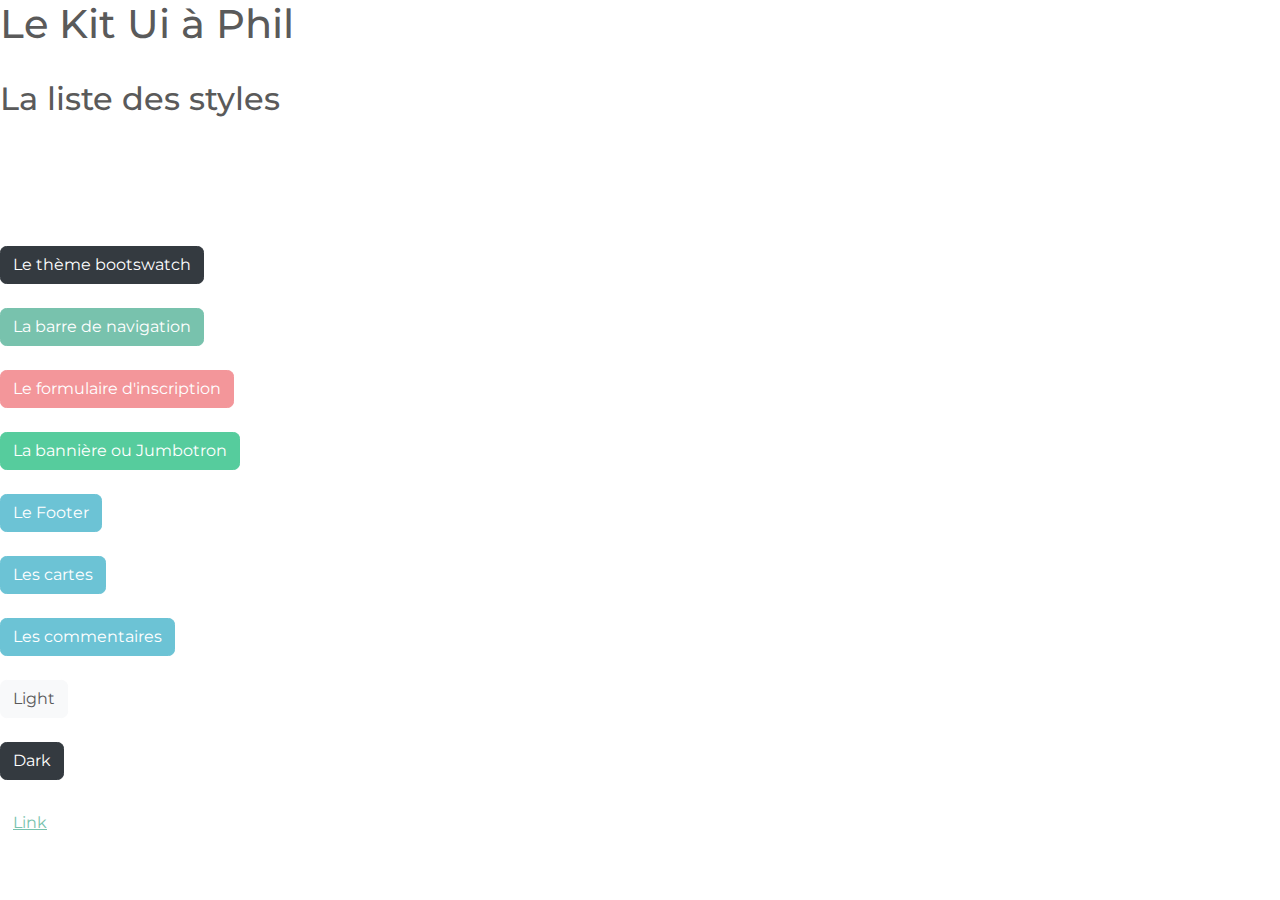
<file: index.html>
<html>
<head>
      <title>Le Kit ui à Phil</title>
      <meta charset="utf-8">
     
       <!-- Lien vers Bootstrap -->
      <link rel="stylesheet" href="https://cdn.jsdelivr.net/npm/bootstrap@4.4.1/dist/css/bootstrap.min.css" integrity="sha384-Vkoo8x4CGsO3+Hhxv8T/Q5PaXtkKtu6ug5TOeNV6gBiFeWPGFN9MuhOf23Q9Ifjh" crossorigin="anonymous">
  
     
      <!-- Lien vers la feuille de style Bootswatch -->
      <link href="styles/bootstrap.css" rel="stylesheet" >


      <!-- Lien vers ma feuille de style s -->
  <link href="styles/kitui.css" rel="stylesheet" >

    </head>
    

    <body>

        <h1> Le  Kit Ui à Phil </h1>
        <br>
        <h2> La liste des  styles </h2>
        <br>
        <br>

     
        <br>
        <br>
     



        <br>
      
        <a href="https://bootswatch.com/minty/" class="btn btn-dark" role="button">Le thème bootswatch</a>
        <br>
        <br>

        
        
<a href="navbar.html" class="btn btn-primary" role="button">La barre de navigation</a>
<br>
<br>
<a href="authentification_form.html" class="btn btn-secondary" role="button">Le formulaire d'inscription</a>


<br>
<br>
<a href="jumbotron.html" class="btn btn-success" role="button">La bannière ou Jumbotron</a>

<br>
<br>
<a href="footer.html" class="btn btn-info" role="button">Le Footer</a>

<br>
<br>
<a href="cards_organisations.html" class="btn btn-info" role="button">Les cartes </a>

<br>
<br>
<a href="commentary_section.html" class="btn btn-info" role="button">Les commentaires </a>
<br>
<br>
<button type="button" class="btn btn-light">Light</button>
<br>
<br>
<button type="button" class="btn btn-dark">Dark</button>
<br>
<br>
<button type="button" class="btn btn-link">Link</button>










</body>
</file>
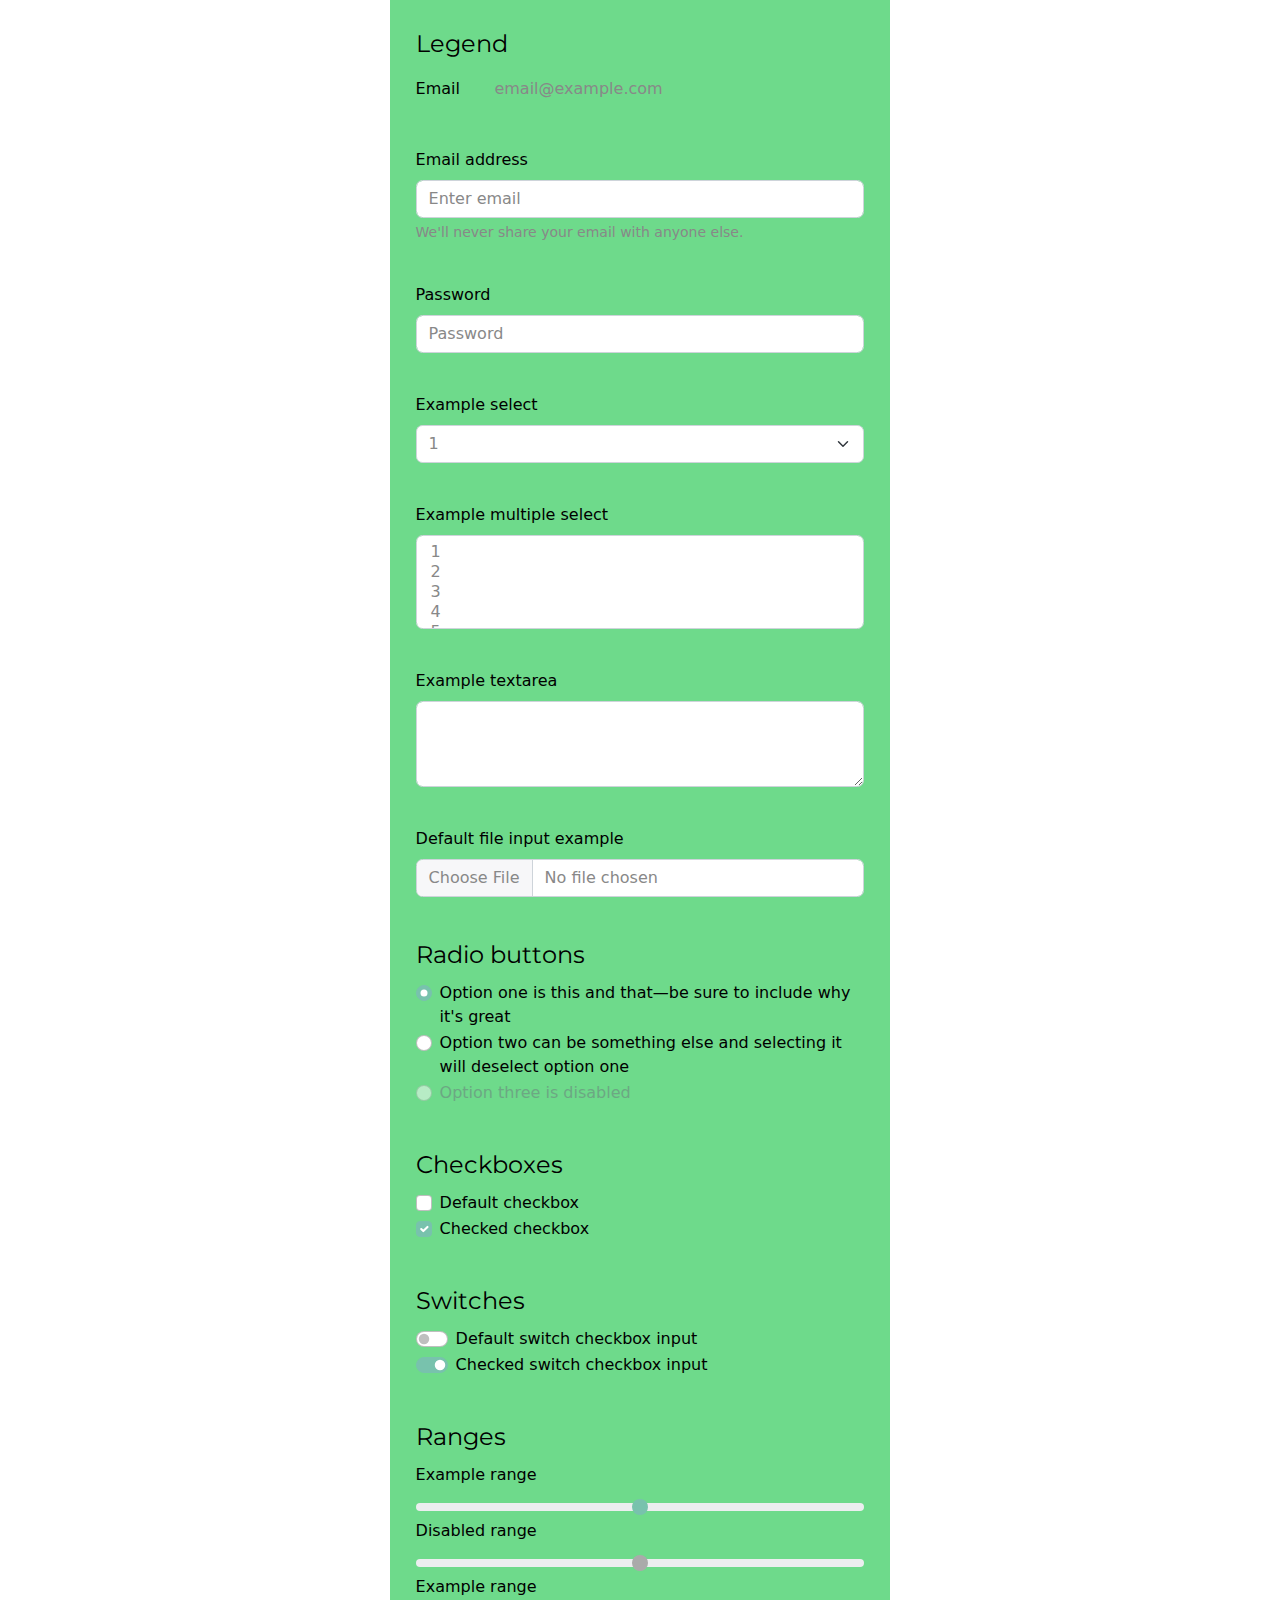
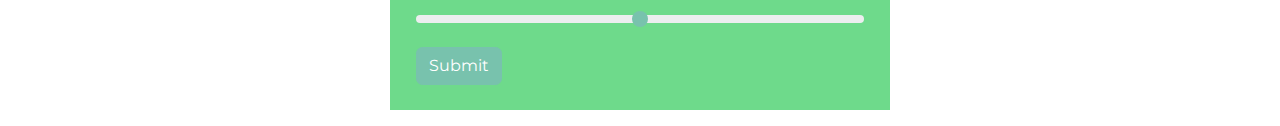
<file: authentification_form.html>
<html>
<head>
      <title>Le Kit ui à Phil</title>
      <meta charset="utf-8">
     
       <!-- Lien vers Bootstrap -->
      <link rel="stylesheet" href="https://cdn.jsdelivr.net/npm/bootstrap@4.4.1/dist/css/bootstrap.min.css" integrity="sha384-Vkoo8x4CGsO3+Hhxv8T/Q5PaXtkKtu6ug5TOeNV6gBiFeWPGFN9MuhOf23Q9Ifjh" crossorigin="anonymous">
  
     
      <!-- Lien vers la feuille de style Bootswatch -->
      <link href="styles/bootstrap.css" rel="stylesheet" >


      <!-- Lien vers ma feuille de style s -->
  <link href="styles/kitui.css" rel="stylesheet" >

    </head>
    

    <body>


<form>
    <fieldset>
      <legend>Legend</legend>
      <div class="form-group row">
        <label for="staticEmail" class="col-sm-2 col-form-label">Email</label>
        <div class="col-sm-10">
          <input type="text" readonly="" class="form-control-plaintext" id="staticEmail" value="email@example.com">
        </div>
      </div>
      <div class="form-group">
        <label for="exampleInputEmail1" class="form-label mt-4">Email address</label>
        <input type="email" class="form-control" id="exampleInputEmail1" aria-describedby="emailHelp" placeholder="Enter email">
        <small id="emailHelp" class="form-text text-muted">We'll never share your email with anyone else.</small>
      </div>
      <div class="form-group">
        <label for="exampleInputPassword1" class="form-label mt-4">Password</label>
        <input type="password" class="form-control" id="exampleInputPassword1" placeholder="Password" style="background-image: url(&quot;chrome-extension://bmhejbnmpamgfnomlahkonpanlkcfabg/srcdist/assets/passwords-icon-48.png&quot;); background-repeat: no-repeat; background-size: auto 50%; background-position: 515px center;" autocomplete="off" data-has-passwords-badge="true">
      </div>
      <div class="form-group">
        <label for="exampleSelect1" class="form-label mt-4">Example select</label>
        <select class="form-select" id="exampleSelect1">
          <option>1</option>
          <option>2</option>
          <option>3</option>
          <option>4</option>
          <option>5</option>
        </select>
      </div>
      <div class="form-group">
        <label for="exampleSelect2" class="form-label mt-4">Example multiple select</label>
        <select multiple="" class="form-select" id="exampleSelect2">
          <option>1</option>
          <option>2</option>
          <option>3</option>
          <option>4</option>
          <option>5</option>
        </select>
      </div>
      <div class="form-group">
        <label for="exampleTextarea" class="form-label mt-4">Example textarea</label>
        <textarea class="form-control" id="exampleTextarea" rows="3"></textarea>
      </div>
      <div class="form-group">
        <label for="formFile" class="form-label mt-4">Default file input example</label>
        <input class="form-control" type="file" id="formFile">
      </div>
      <fieldset class="form-group">
        <legend class="mt-4">Radio buttons</legend>
        <div class="form-check">
          <input class="form-check-input" type="radio" name="optionsRadios" id="optionsRadios1" value="option1" checked="">
          <label class="form-check-label" for="optionsRadios1">
            Option one is this and that—be sure to include why it's great
          </label>
        </div>
        <div class="form-check">
          <input class="form-check-input" type="radio" name="optionsRadios" id="optionsRadios2" value="option2">
          <label class="form-check-label" for="optionsRadios2">
            Option two can be something else and selecting it will deselect option one
          </label>
        </div>
        <div class="form-check disabled">
          <input class="form-check-input" type="radio" name="optionsRadios" id="optionsRadios3" value="option3" disabled="">
          <label class="form-check-label" for="optionsRadios3">
            Option three is disabled
          </label>
        </div>
      </fieldset>
      <fieldset class="form-group">
        <legend class="mt-4">Checkboxes</legend>
        <div class="form-check">
          <input class="form-check-input" type="checkbox" value="" id="flexCheckDefault">
          <label class="form-check-label" for="flexCheckDefault">
            Default checkbox
          </label>
        </div>
        <div class="form-check">
          <input class="form-check-input" type="checkbox" value="" id="flexCheckChecked" checked="">
          <label class="form-check-label" for="flexCheckChecked">
            Checked checkbox
          </label>
        </div>
      </fieldset>
      <fieldset class="form-group">
        <legend class="mt-4">Switches</legend>
        <div class="form-check form-switch">
          <input class="form-check-input" type="checkbox" id="flexSwitchCheckDefault">
          <label class="form-check-label" for="flexSwitchCheckDefault">Default switch checkbox input</label>
        </div>
        <div class="form-check form-switch">
          <input class="form-check-input" type="checkbox" id="flexSwitchCheckChecked" checked="">
          <label class="form-check-label" for="flexSwitchCheckChecked">Checked switch checkbox input</label>
        </div>
      </fieldset>
      <fieldset class="form-group">
        <legend class="mt-4">Ranges</legend>
          <label for="customRange1" class="form-label">Example range</label>
          <input type="range" class="form-range" id="customRange1">
          <label for="disabledRange" class="form-label">Disabled range</label>
          <input type="range" class="form-range" id="disabledRange" disabled="">
          <label for="customRange3" class="form-label">Example range</label>
          <input type="range" class="form-range" min="0" max="5" step="0.5" id="customRange3">
      </fieldset>
      <button type="submit" class="btn btn-primary">Submit</button>
    </fieldset>
  </form>

</body>
</html>
</file>
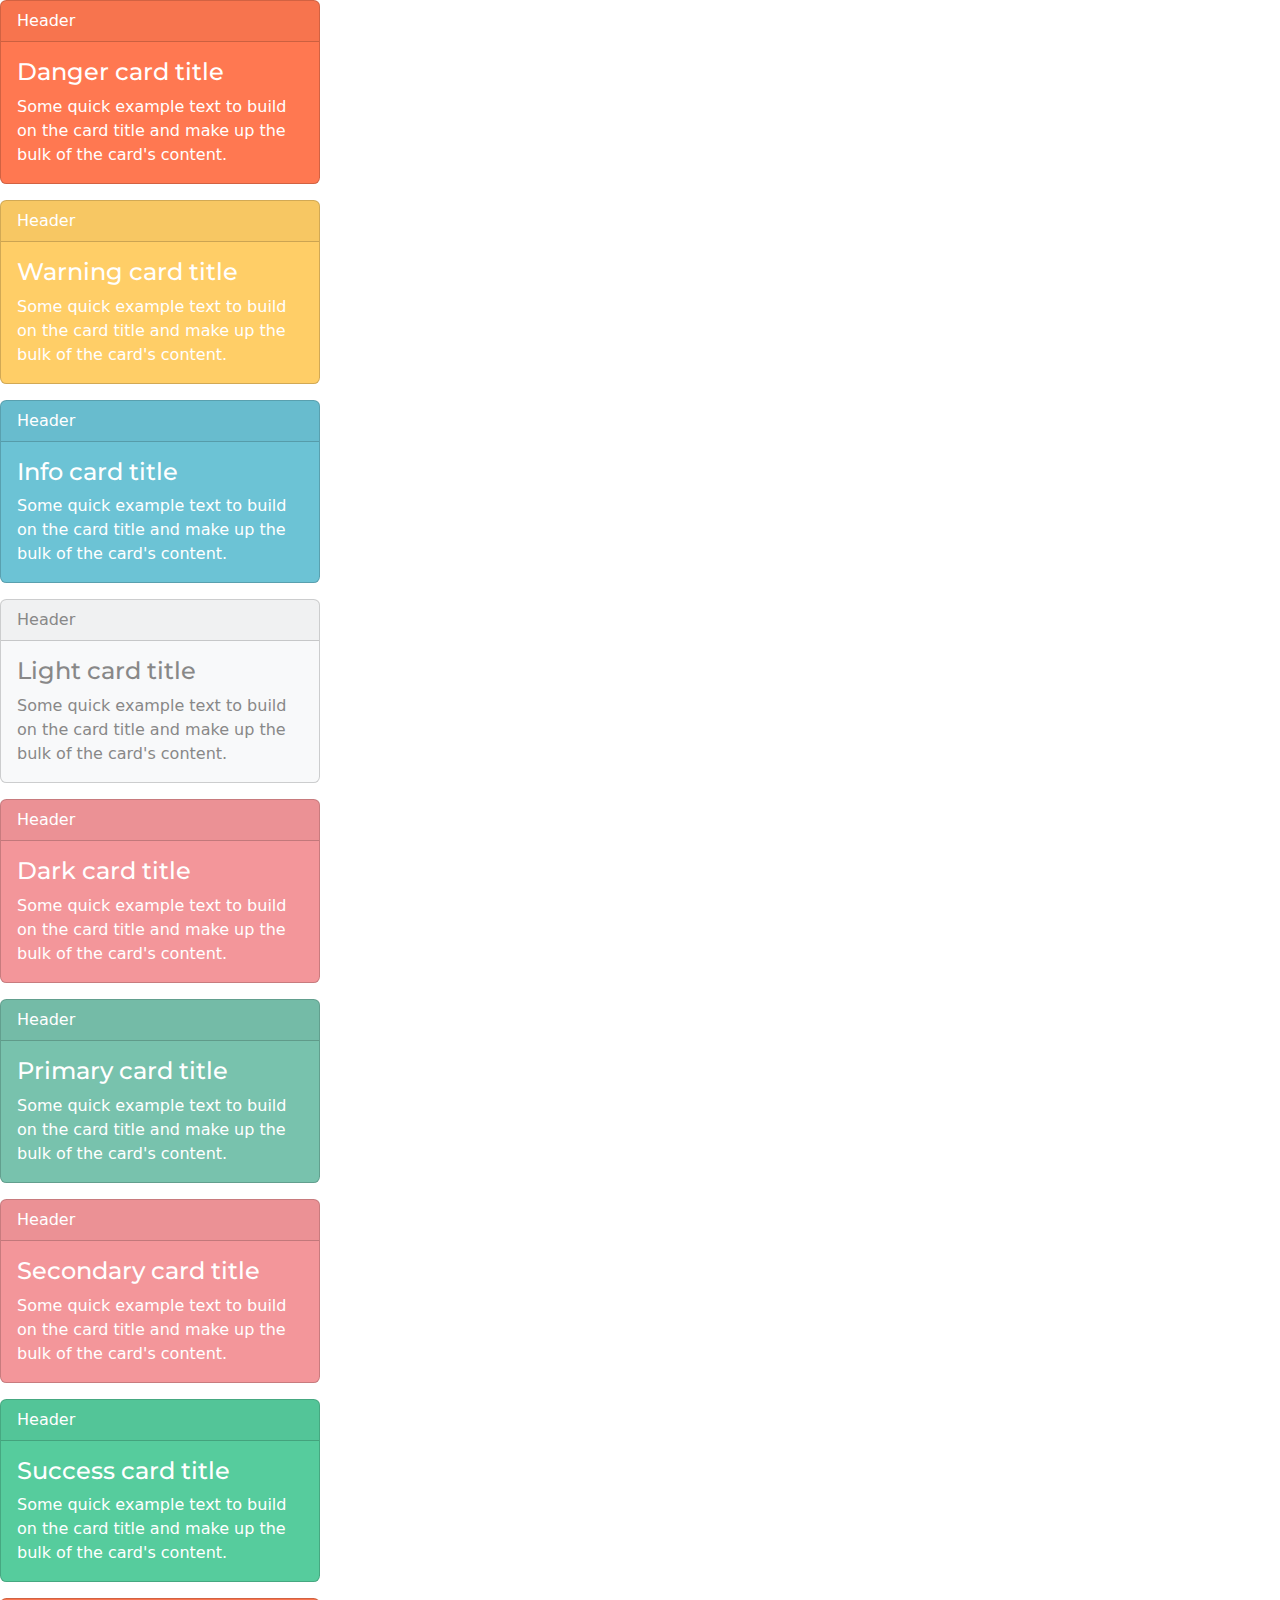
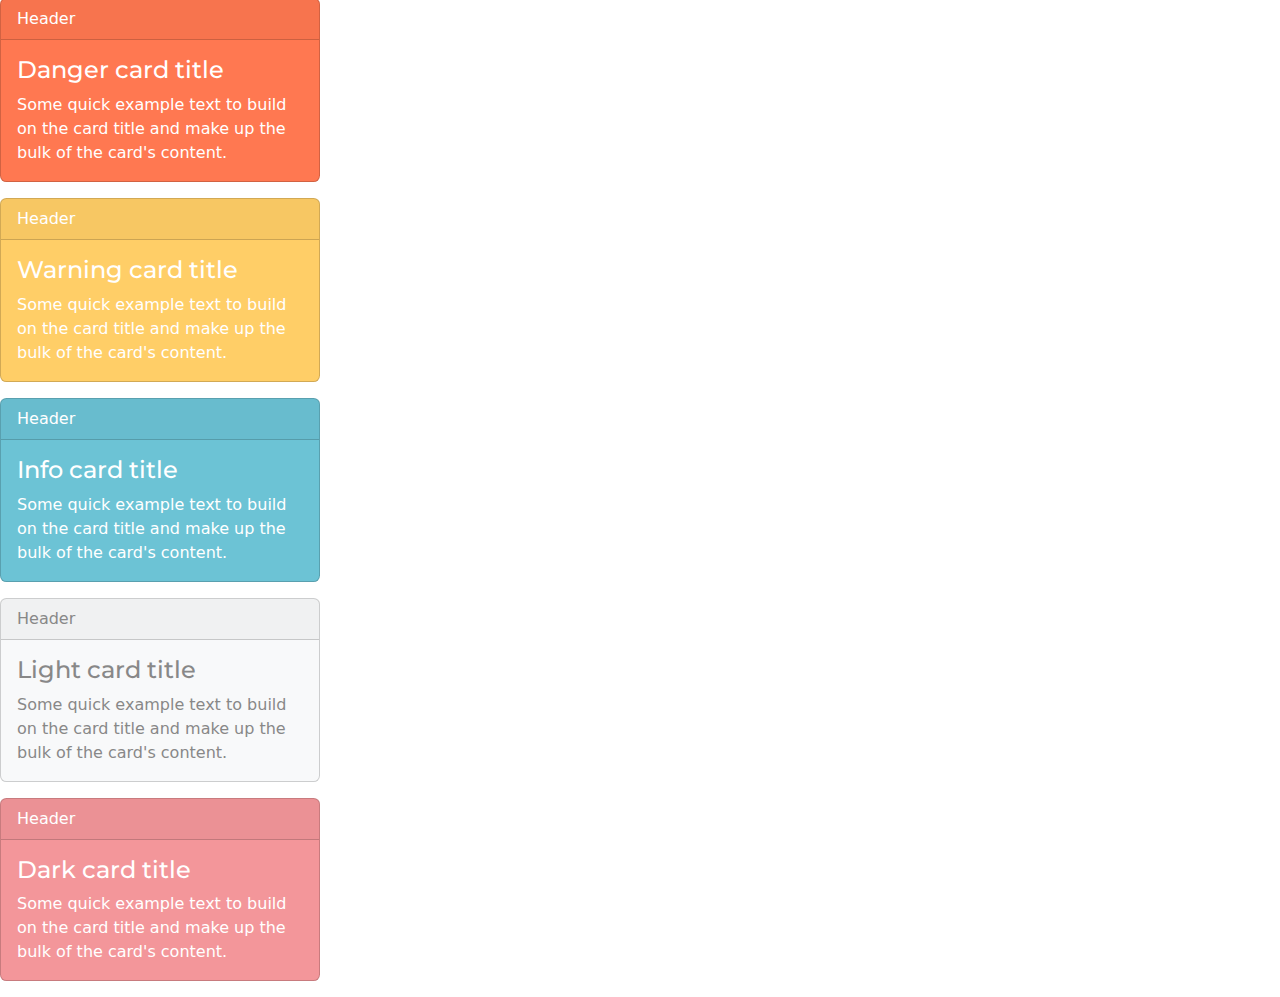
<file: cards_organisations.html>
<html>
<head>
      <title>Le Kit ui à Phil</title>
      <meta charset="utf-8">
     
       <!-- Lien vers Bootstrap -->
      <link rel="stylesheet" href="https://cdn.jsdelivr.net/npm/bootstrap@4.4.1/dist/css/bootstrap.min.css" integrity="sha384-Vkoo8x4CGsO3+Hhxv8T/Q5PaXtkKtu6ug5TOeNV6gBiFeWPGFN9MuhOf23Q9Ifjh" crossorigin="anonymous">
  
     
      <!-- Lien vers la feuille de style Bootswatch -->
      <link href="styles/bootstrap.css" rel="stylesheet" >


      <!-- Lien vers ma feuille de style s -->
  <link href="styles/kitui.css" rel="stylesheet" >

    </head>

    <body>

    </div>
    <div class="card text-white bg-danger mb-3" style="max-width: 20rem;">
      <div class="card-header">Header</div>
      <div class="card-body">
        <h4 class="card-title">Danger card title</h4>
        <p class="card-text">Some quick example text to build on the card title and make up the bulk of the card's content.</p>
      </div>
    </div>
    <div class="card text-white bg-warning mb-3" style="max-width: 20rem;">
      <div class="card-header">Header</div>
      <div class="card-body">
        <h4 class="card-title">Warning card title</h4>
        <p class="card-text">Some quick example text to build on the card title and make up the bulk of the card's content.</p>
      </div>
    </div>
    <div class="card text-white bg-info mb-3" style="max-width: 20rem;">
      <div class="card-header">Header</div>
      <div class="card-body">
        <h4 class="card-title">Info card title</h4>
        <p class="card-text">Some quick example text to build on the card title and make up the bulk of the card's content.</p>
      </div>
    </div>
    <div class="card bg-light mb-3" style="max-width: 20rem;">
      <div class="card-header">Header</div>
      <div class="card-body">
        <h4 class="card-title">Light card title</h4>
        <p class="card-text">Some quick example text to build on the card title and make up the bulk of the card's content.</p>
      </div>
    </div>
    <div class="card text-white bg-dark mb-3" style="max-width: 20rem;">
      <div class="card-header">Header</div>
      <div class="card-body">
        <h4 class="card-title">Dark card title</h4>
        <p class="card-text">Some quick example text to build on the card title and make up the bulk of the card's content.</p>
      </div>
    </div>


<div class="card text-white bg-primary mb-3" style="max-width: 20rem;">
    <div class="card-header">Header</div>
    <div class="card-body">
      <h4 class="card-title">Primary card title</h4>
      <p class="card-text">Some quick example text to build on the card title and make up the bulk of the card's content.</p>
    </div>
  </div>
  <div class="card text-white bg-secondary mb-3" style="max-width: 20rem;">
    <div class="card-header">Header</div>
    <div class="card-body">
      <h4 class="card-title">Secondary card title</h4>
      <p class="card-text">Some quick example text to build on the card title and make up the bulk of the card's content.</p>
    </div>
  </div>
  <div class="card text-white bg-success mb-3" style="max-width: 20rem;">
    <div class="card-header">Header</div>
    <div class="card-body">
      <h4 class="card-title">Success card title</h4>
      <p class="card-text">Some quick example text to build on the card title and make up the bulk of the card's content.</p>
    </div>
  </div>
  <div class="card text-white bg-danger mb-3" style="max-width: 20rem;">
    <div class="card-header">Header</div>
    <div class="card-body">
      <h4 class="card-title">Danger card title</h4>
      <p class="card-text">Some quick example text to build on the card title and make up the bulk of the card's content.</p>
    </div>
  </div>
  <div class="card text-white bg-warning mb-3" style="max-width: 20rem;">
    <div class="card-header">Header</div>
    <div class="card-body">
      <h4 class="card-title">Warning card title</h4>
      <p class="card-text">Some quick example text to build on the card title and make up the bulk of the card's content.</p>
    </div>
  </div>
  <div class="card text-white bg-info mb-3" style="max-width: 20rem;">
    <div class="card-header">Header</div>
    <div class="card-body">
      <h4 class="card-title">Info card title</h4>
      <p class="card-text">Some quick example text to build on the card title and make up the bulk of the card's content.</p>
    </div>
  </div>
  <div class="card bg-light mb-3" style="max-width: 20rem;">
    <div class="card-header">Header</div>
    <div class="card-body">
      <h4 class="card-title">Light card title</h4>
      <p class="card-text">Some quick example text to build on the card title and make up the bulk of the card's content.</p>
    </div>
  </div>
  <div class="card text-white bg-dark mb-3" style="max-width: 20rem;">
    <div class="card-header">Header</div>
    <div class="card-body">
      <h4 class="card-title">Dark card title</h4>
      <p class="card-text">Some quick example text to build on the card title and make up the bulk of the card's content.</p>
    </div>
  </div>

</body>

<html>
</file>
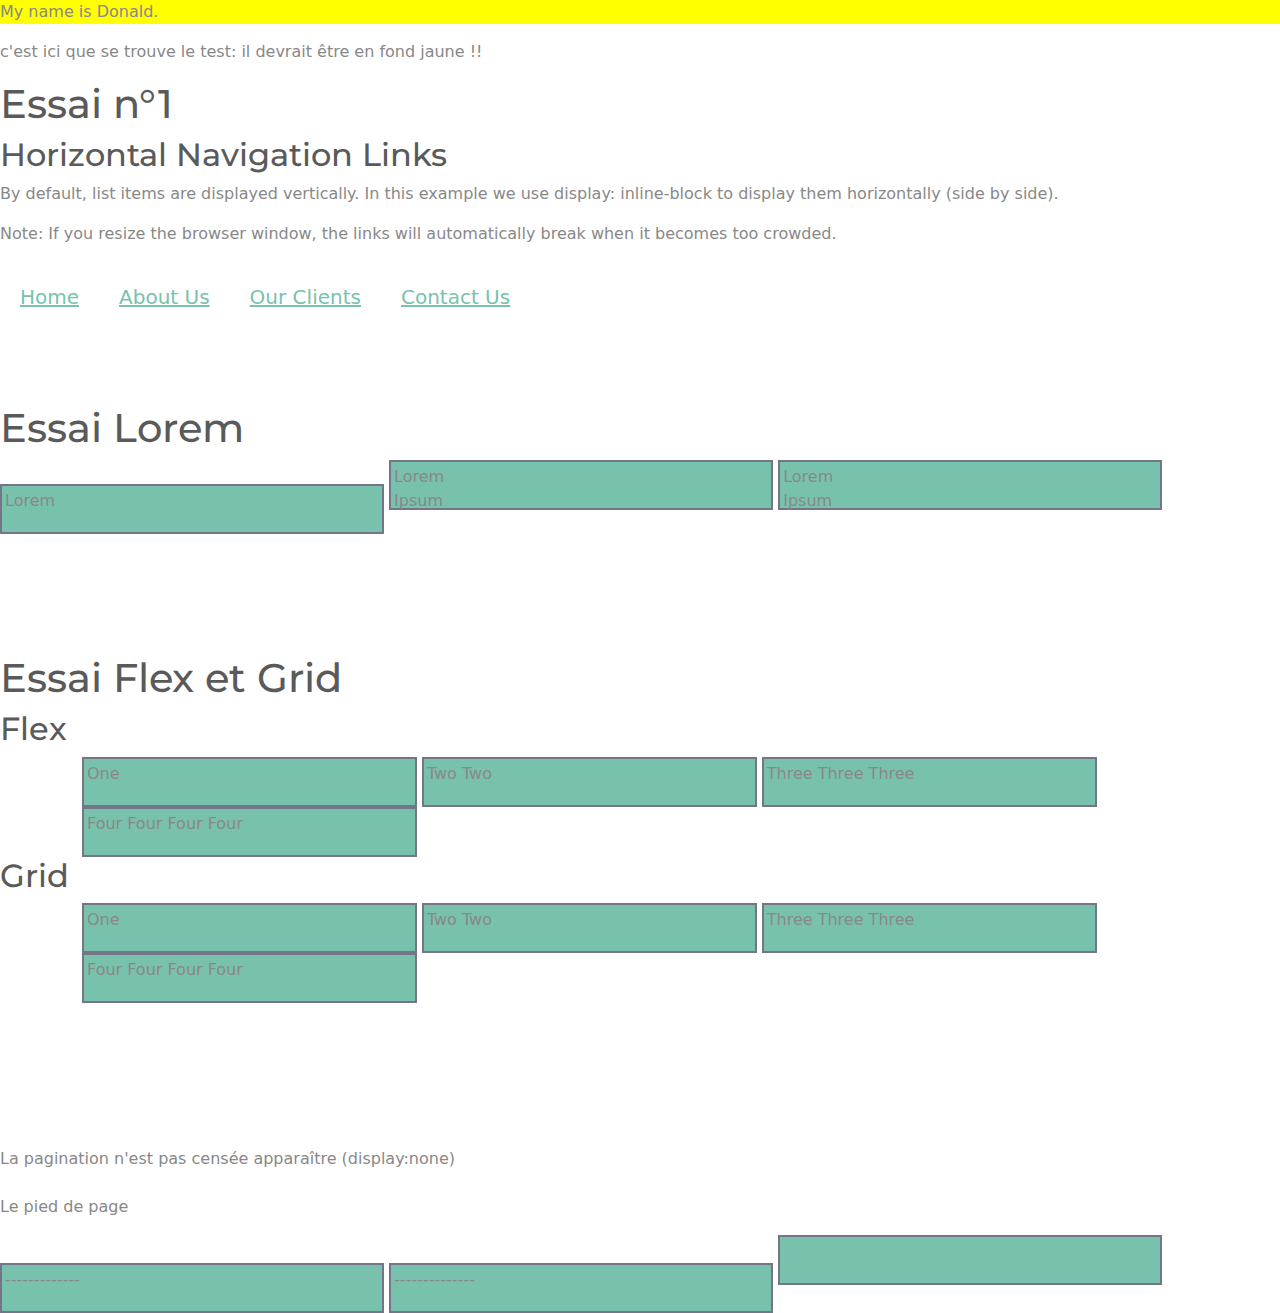
<file: footer.html>
<html>
<head>
      <title>Le Kit UI à Phil</title>
      <meta charset="utf-8">
     
       <!-- Lien vers Bootstrap -->
      <link rel="stylesheet" href="https://cdn.jsdelivr.net/npm/bootstrap@4.4.1/dist/css/bootstrap.min.css" integrity="sha384-Vkoo8x4CGsO3+Hhxv8T/Q5PaXtkKtu6ug5TOeNV6gBiFeWPGFN9MuhOf23Q9Ifjh" crossorigin="anonymous">
  
     
      <!-- Lien vers la feuille de style Bootswatch -->
      <link href="styles/bootstrap.css" rel="stylesheet" >


      <!-- Lien vers ma feuille de style s -->
  <link href="styles/kitui.css" rel="stylesheet" >

    </head>
    

    <body>
        <p id="firstname">My name is Donald.</p>
        <div id="test"> <p>c'est ici que se trouve le test: il devrait être en fond jaune !!</p>
            </div>

<h1>Essai n°1</h1>

        <h2>Horizontal Navigation Links</h2>
        <p>By default, list items are displayed vertically. In this example we use display: inline-block to display them horizontally (side by side).</p>
        <p>Note: If you resize the browser window, the links will automatically break when it becomes too crowded.</p>
        
        <ul class="nav">
          <li><a href="#home">Home</a></li>
          <li><a href="#about">About Us</a></li>
          <li><a href="#clients">Our Clients</a></li>  
          <li><a href="#contact">Contact Us</a></li>
        </ul>
        
        <br>
        <br>
        <br>

<h1>Essai Lorem</h1>

        <div class="containerfooter">
                <div class="item">Lorem</div>
                <div class="item">Lorem<br>Ipsum</div>
                <div class="item"> Lorem<br>Ipsum</div>    
        </div>
<br>
<br>
<br>
<br>
<br>


        <h1>Essai Flex et Grid</h1>

        <h2>Flex</h2>

        <div class="container flex">
          <div class="item">One</div>
          <div class="item">Two Two</div>
          <div class="item">Three Three Three</div>
          <div class="item">Four Four Four Four</div>
        </div>
        
        <h2>Grid</h2>
        
        <div class="container grid">
          <div class="item">One</div>
          <div class="item">Two Two</div>
          <div class="item">Three Three Three</div>
          <div class="item">Four Four Four Four</div>
        </div>

        <br>
        <br>
        <br>
        <br>
        <br>
        <br>
La pagination n'est pas censée apparaître (display:none)
        <br>
        <br>
        <div class="footer">
            <p>Le pied de page</p>


        
            <div class="containerfooter">
                <div class="item">-------------</div>
                <div class="item">--------------</div>
                
                <div class="item">    

                        <div id="pagination">
                            <ul class="pagination pagination-sm">
                            <li class="page-item disabled">
                                <a class="page-link" href="#">&laquo;</a>
                            </li>
                            <li class="page-item active">
                                <a class="page-link" href="#">1</a>
                            </li>
                            <li class="page-item">
                            <a class="page-link" href="#">2</a>
                            </li>
                            <li class="page-item">
                                <a class="page-link" href="#">3</a>
                            </li>
                            <li class="page-item">
                                <a class="page-link" href="#">4</a>
                            </li>
                            <li class="page-item">
                                <a class="page-link" href="#">5</a>
                            </li>
                            <li class="page-item">
                                <a class="page-link" href="#">&raquo;</a>
                            </li>
                            </ul>
                        </div>
                </div>
             </div>
       
       
                    </div>


         
    </body>

<html>
</file>
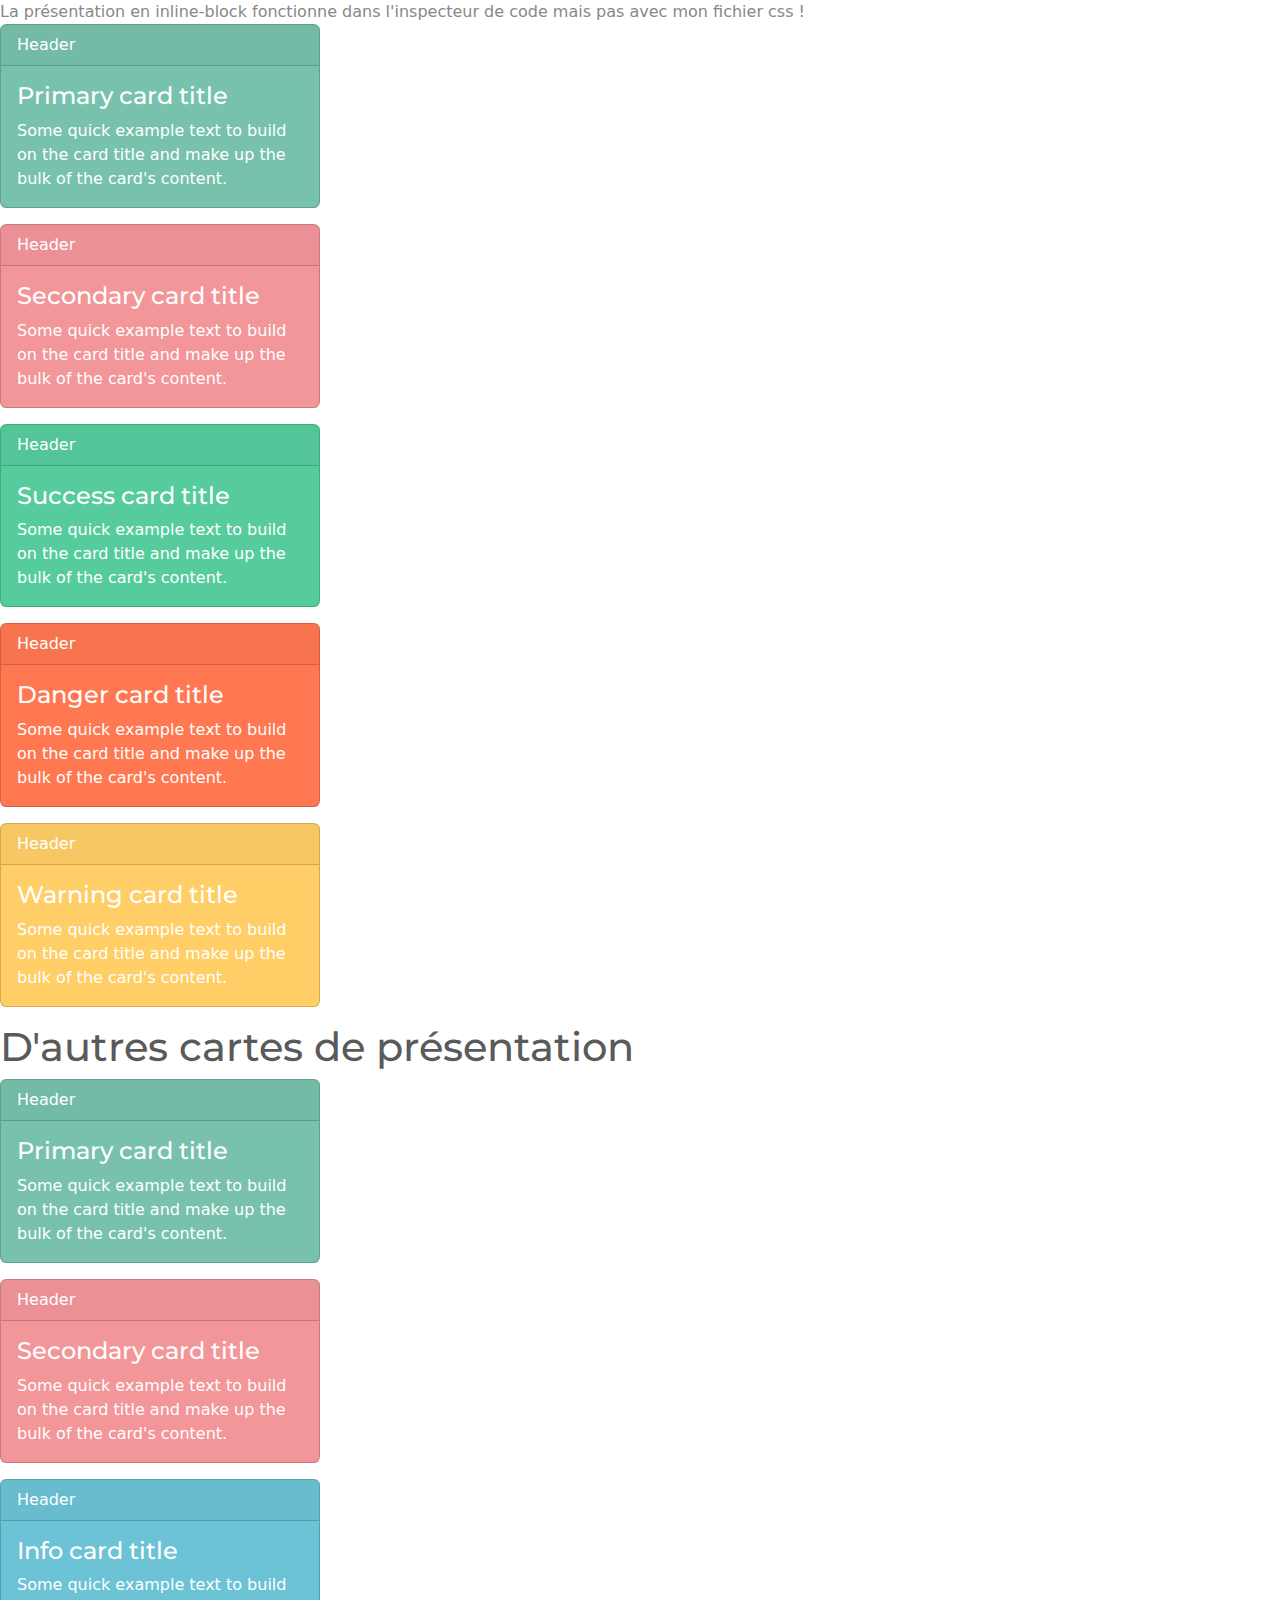
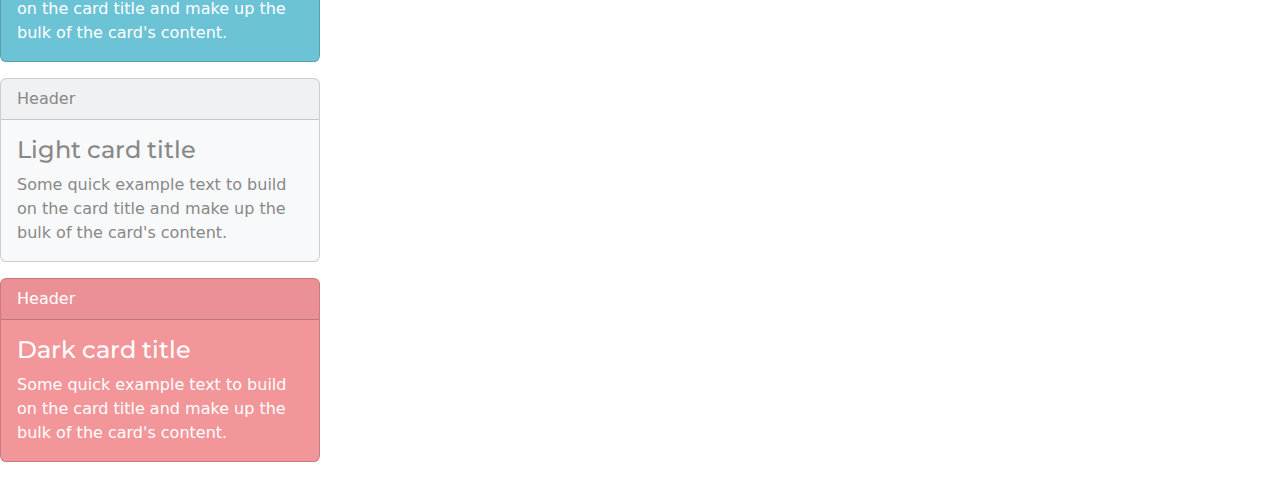
<file: presentation_cards.html>
<html> 


<Head>
<title>Le Kit ui à Phil</title>
      <meta charset="utf-8">
     
     
       <!-- Lien vers Bootstrap -->
       <link rel="stylesheet" href="https://cdn.jsdelivr.net/npm/bootstrap@4.4.1/dist/css/bootstrap.min.css" integrity="sha384-Vkoo8x4CGsO3+Hhxv8T/Q5PaXtkKtu6ug5TOeNV6gBiFeWPGFN9MuhOf23Q9Ifjh" crossorigin="anonymous">
  
     
       <!-- Lien vers la feuille de style Bootswatch -->
       <link href="styles/bootstrap.css" rel="stylesheet" >
 
 
       <!-- Lien vers ma feuille de style s -->
   <link href="styles/kitui.css" rel="stylesheet" >  
</head>
    

    <body>
  

La présentation en inline-block fonctionne dans l'inspecteur de code mais pas avec  mon fichier  css !

      <div class="card text-white bg-primary mb-3" style="max-width: 20rem;">
        <div class="card-header">Header</div>
        <div class="card-body">
          <h4 class="card-title">Primary card title</h4>
          <p class="card-text">Some quick example text to build on the card title and make up the bulk of the card's content.</p>
        </div>
      </div>
      
      <div class="card text-white bg-secondary mb-3" style="max-width: 20rem;">
        <div class="card-header">Header</div>
        <div class="card-body">
          <h4 class="card-title">Secondary card title</h4>
          <p class="card-text">Some quick example text to build on the card title and make up the bulk of the card's content.</p>
        </div>
      </div>
      <div class="card text-white bg-success mb-3" style="max-width: 20rem;">
        <div class="card-header">Header</div>
        <div class="card-body">
          <h4 class="card-title">Success card title</h4>
          <p class="card-text">Some quick example text to build on the card title and make up the bulk of the card's content.</p>
        </div>
      </div>
      <div class="card text-white bg-danger mb-3" style="max-width: 20rem;">
        <div class="card-header">Header</div>
        <div class="card-body">
          <h4 class="card-title">Danger card title</h4>
          <p class="card-text">Some quick example text to build on the card title and make up the bulk of the card's content.</p>
        </div>
      </div>
      <div class="card text-white bg-warning mb-3" style="max-width: 20rem;">
        <div class="card-header">Header</div>
        <div class="card-body">
          <h4 class="card-title">Warning card title</h4>
          <p class="card-text">Some quick example text to build on the card title and make up the bulk of the card's content.</p>
        </div>
      </div>
      

   <h1> D'autres cartes de présentation</h1>

   <div class="card text-white bg-primary mb-3" style="max-width: 20rem;">
    <div class="card-header">Header</div>
    <div class="card-body">
      <h4 class="card-title">Primary card title</h4>
      <p class="card-text">Some quick example text to build on the card title and make up the bulk of the card's content.</p>
    </div>
  </div>
  <div class="card text-white bg-secondary mb-3" style="max-width: 20rem;">
    <div class="card-header">Header</div>
    <div class="card-body">
      <h4 class="card-title">Secondary card title</h4>
      <p class="card-text">Some quick example text to build on the card title and make up the bulk of the card's content.</p>
    </div>
  </div>
  <div class="card text-white bg-info mb-3" style="max-width: 20rem;">
    <div class="card-header">Header</div>
    <div class="card-body">
      <h4 class="card-title">Info card title</h4>
      <p class="card-text">Some quick example text to build on the card title and make up the bulk of the card's content.</p>
    </div>
  </div>
  <div class="card bg-light mb-3" style="max-width: 20rem;">
    <div class="card-header">Header</div>
    <div class="card-body">
      <h4 class="card-title">Light card title</h4>
      <p class="card-text">Some quick example text to build on the card title and make up the bulk of the card's content.</p>
    </div>
  </div>
  <div class="card text-white bg-dark mb-3" style="max-width: 20rem;">
    <div class="card-header">Header</div>
    <div class="card-body">
      <h4 class="card-title">Dark card title</h4>
      <p class="card-text">Some quick example text to build on the card title and make up the bulk of the card's content.</p>
    </div>
  </div>

  

  
  
  
 
  
 
  
  </div>

      
    </body>
</file>
<file: styles/kitui.css>
/* body {
  font-family: Arial, sans-serif;
  font-size: 16px;
  line-height: 1.5;
  color: #333;
  background-color: #d2f3f3;
} */



form {
color:black ;
width:500px ;
margin-left: auto;
margin-right: auto;
padding: 2%;
background-color: rgb(110, 218, 139);
}




<-- Jumbotron Début-->

.myjumbotron{
  background-image: url('img/lac.jpg');
  background-size: cover;
}

.testjumbo {
  background-color: yellow;
  background-image: url("img/lac.jpg");
  background-size: cover;
  width:400px;
  height: 500px;
  font-weight: bold;
}
<-- Jumbotron Fin-->



<-- Card Presentation Debut-->
.card {
display: inline-block;
}
<-- Card Presentation Fin-->






.footer {
  position: fixed;
  left: 0;
  bottom: 0;
  width: 100%;
  background-color: red;
  color: white;
  text-align: center;
} 

<-- Test début -->

#test{
height : 500px;
width: 500px;
background-color: yellow;
border: solid 5px black ;
}

#firstname {
  background-color: yellow;
}


<-- Test Fin -->


 <-- Footer -->

.container {
  display: flex;
  align-items: center;
  justify-content: center;
}




  <-- Essai n°1 Début-->
.nav {
  background-color: yellow; 
  list-style-type: none;
  text-align: center;
  margin: 0;
  padding: 0;
}

.nav li {
  display: inline-block;
  font-size: 20px;
  padding: 20px;
}
<-- Essai n°1  Fin-->


<-- Essai Flex et Grid Début-->

/* .containerfooter {
  /* width: 500px;
  border: 5px solid rgb(111,41,97);
  border-radius: .5em;
  padding: 10px;
  display: flex; */
  display: flex;
  align-items: center;
  justify-content: center;
}

.item {
  width: 30%;
  padding: 3px;
  background-color: rgba(111,41,97,.3);
  border: 2px solid rgba(111,41,97,.5);
  display: inline-block;
  justify-content: around; */
  
}
<-- Essai Flex et Grid Fin-->



<-- Pied de page final -->

.containerfooter {
  /* width: 500px;
  border: 5px solid rgb(111,41,97);
  border-radius: .5em;
  padding: 10px;
  display: flex; */
  display: flex;
  align-items: center;
  justify-content: center;

}

.item {
  width: 30%;
  padding: 3px;
  background-color: rgba(111,41,97,.3);
  border: 2px solid rgba(111,41,97,.5);
  display: inline-block;
  justify-content: around;
  background-color: #78c2ad ;
  height:50px ;

#pagination {
display: none;
height: 180px;
margin-left: 20%;
float:left;

}
</file>
